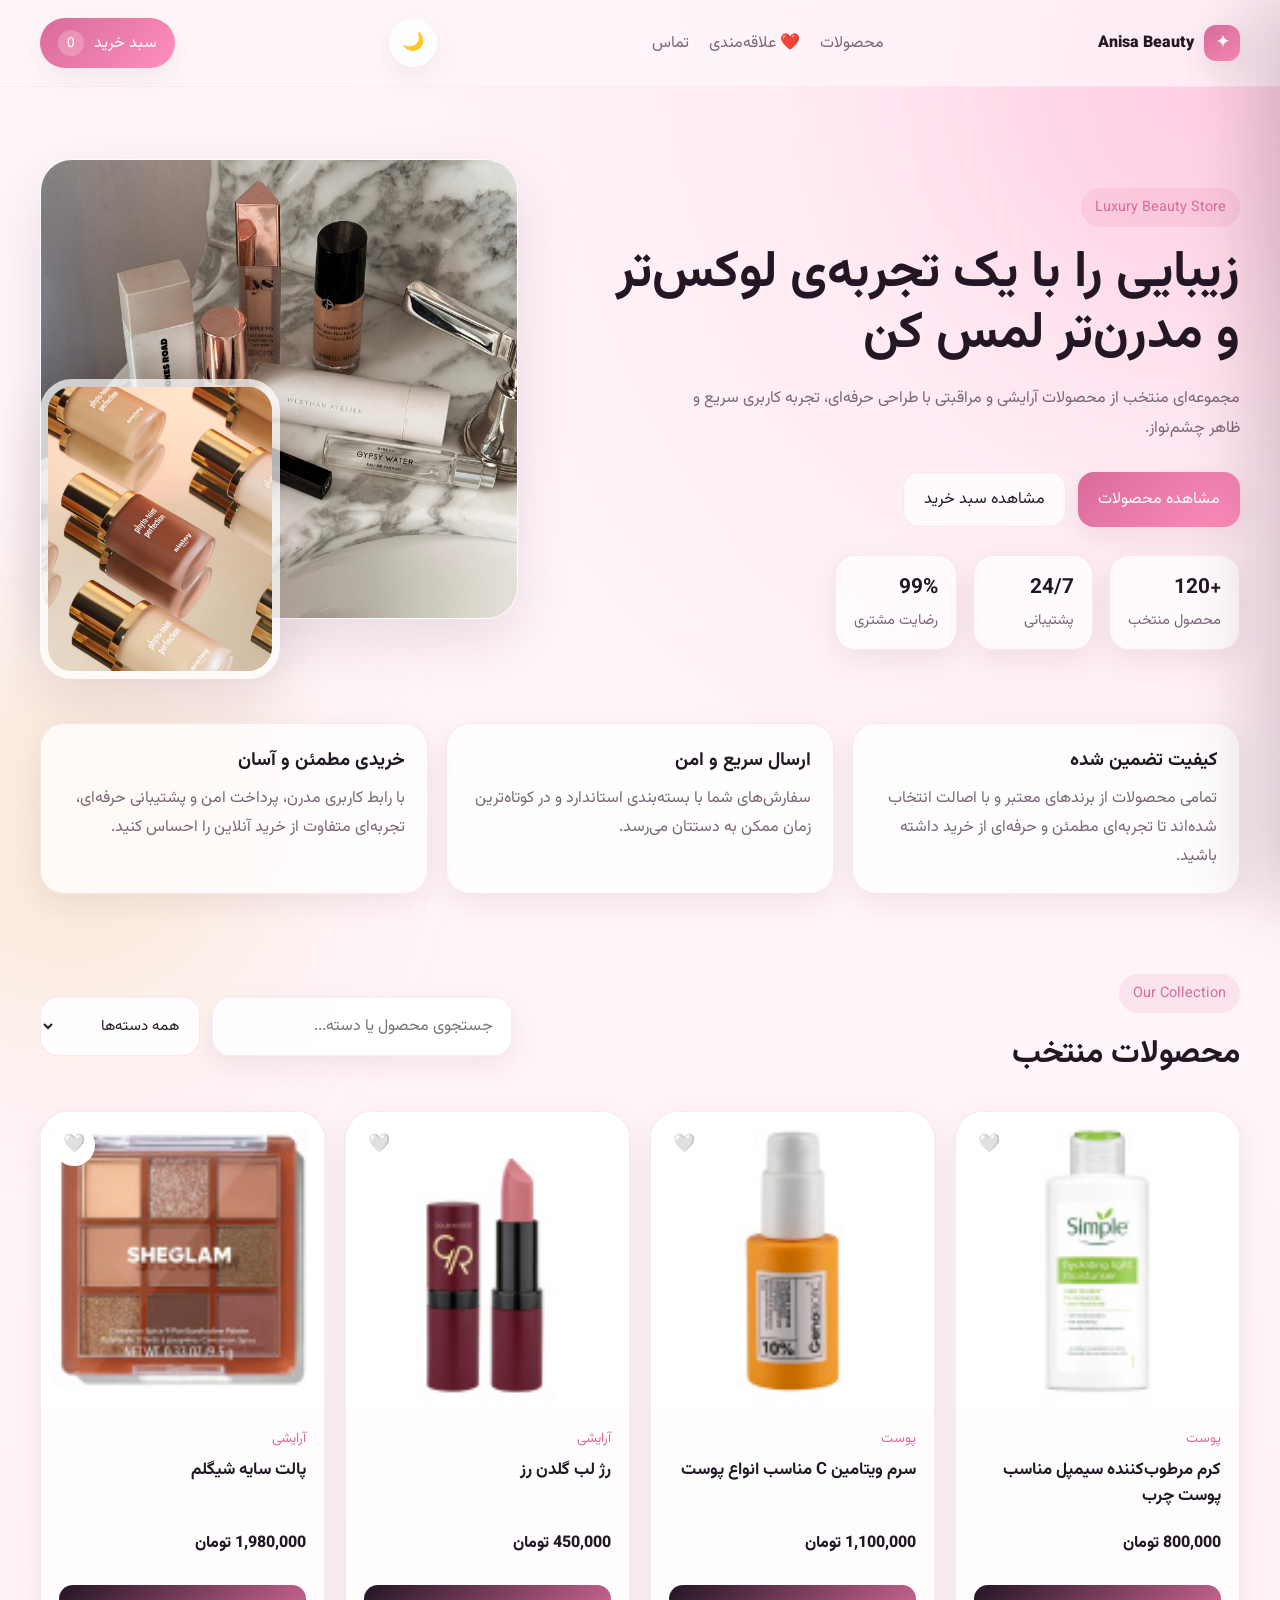
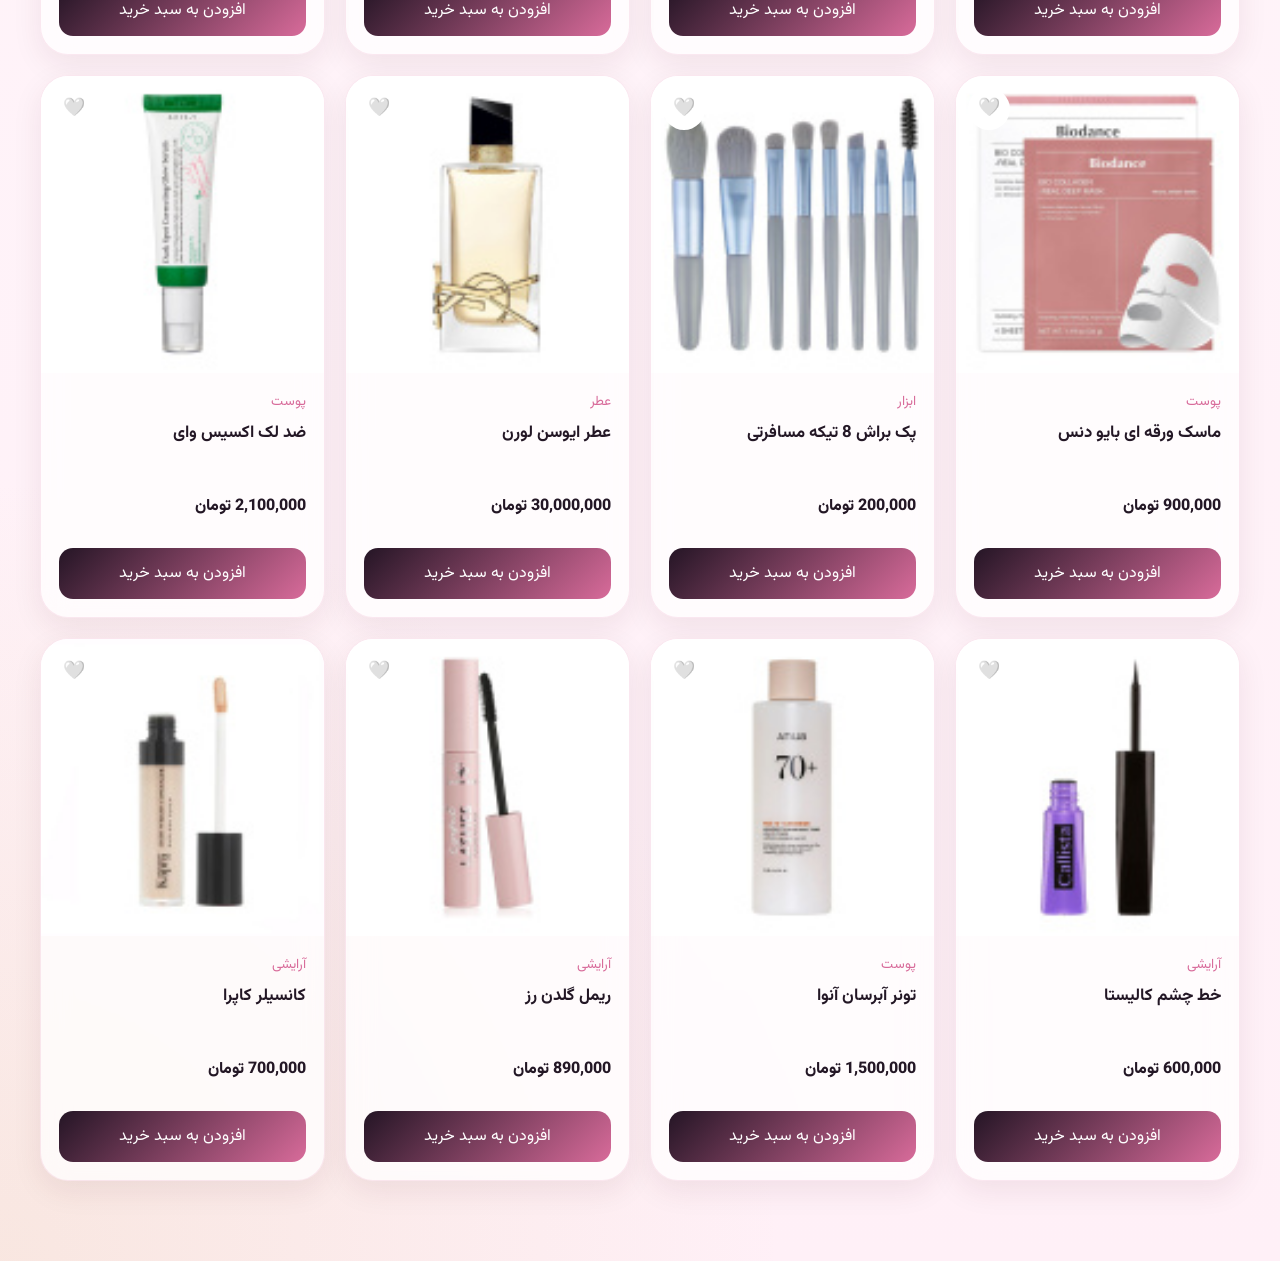
<file: index.html>
<!DOCTYPE html>
<html lang="fa" dir="rtl">
<head>
  <meta charset="UTF-8" />
  <meta name="viewport" content="width=device-width, initial-scale=1.0" />
  <title>Anisa Beauty | فروشگاه آنیسا</title>
  <link rel="preconnect" href="https://fonts.googleapis.com">
  <link rel="preconnect" href="https://fonts.gstatic.com" crossorigin>
  <link href="https://fonts.googleapis.com/css2?family=Vazirmatn:wght@300;400;500;700;800;900&display=swap" rel="stylesheet">
  <link rel="stylesheet" href="style.css" />
</head>
<body>

  <!-- Background decor -->
  <div class="bg-glow bg-glow-1"></div>
  <div class="bg-glow bg-glow-2"></div>

  <header class="header">
    <div class="container header__inner">
      <a href="#" class="logo" aria-label="َAnisa Beauty">
        <span class="logo__icon">✦</span>
        <span class="logo__text">Anisa Beauty</span>
      </a>

      <nav class="nav" aria-label="منوی اصلی">
        <a href="#products">محصولات</a>
        <a href="#" id="favLink">❤️ علاقه‌مندی</a>
        <a href="#" onclick="openContactModal()">تماس</a>
      </nav>

      <button id="themeToggle" class="theme-btn">
      🌙
      </button>
      <button class="cart-btn" onclick="toggleCart()" aria-label="باز کردن سبد خرید">
        <span>سبد خرید</span>
        <span class="cart-badge" id="cartCount">0</span>
      </button>
    </div>
  </header>

  <main>

    <!-- Hero -->
    <section class="hero">
      <div class="container hero__grid">
        <div class="hero__content">
          <span class="hero__tag">Luxury Beauty Store</span>
          <h1>زیبایی را با یک تجربه‌ی لوکس‌تر و مدرن‌تر لمس کن</h1>
          <p>
            مجموعه‌ای منتخب از محصولات آرایشی و مراقبتی با طراحی حرفه‌ای، تجربه کاربری سریع و ظاهر چشم‌نواز.
          </p>

          <div class="hero__actions">
            <a href="#products" class="btn btn--primary">مشاهده محصولات</a>
            <button class="btn btn--secondary" onclick="toggleCart()">مشاهده سبد خرید</button>
          </div>

          <div class="hero__stats">
            <div>
              <strong>+120</strong>
              <span>محصول منتخب</span>
            </div>
            <div>
              <strong>24/7</strong>
              <span>پشتیبانی</span>
            </div>
            <div>
              <strong>99%</strong>
              <span>رضایت مشتری</span>
            </div>
          </div>
        </div>

        <div class="hero__visual">
          <div class="hero-card hero-card--large">
            <img src="beauty-products-makeup.jpg" alt="Beauty products" />
          </div>
          <div class="hero-card hero-card--small">
            <img src="luxury.jpg" alt="Luxury cosmetics" />
          </div>
        </div>
      </div>
    </section>

    <!-- Features -->
    <section class="features" id="features">
      <div class="container features__grid">
        <article class="feature-card">
          <h3>کیفیت تضمین شده</h3>
          <p>تمامی محصولات از برندهای معتبر و با اصالت انتخاب شده‌اند تا تجربه‌ای مطمئن و حرفه‌ای از خرید داشته باشید.</p>
        </article>
        <article class="feature-card">
          <h3>ارسال سریع و امن</h3>
          <p>سفارش‌های شما با بسته‌بندی استاندارد و در کوتاه‌ترین زمان ممکن به دستتان می‌رسد.</p>
        </article>
        <article class="feature-card">
          <h3>خریدی مطمئن و آسان</h3>
          <p> با رابط کاربری مدرن، پرداخت امن و پشتیبانی حرفه‌ای، تجربه‌ای متفاوت از خرید آنلاین را احساس کنید.</p>
        </article>
      </div>
    </section>

    <!-- Products -->
    <section class="products-section" id="products">
      <div class="container">
        <div class="section-head">
          <div>
            <span class="section-head__tag">Our Collection</span>
            <h2>محصولات منتخب</h2>
          </div>

          <div class="filters">
            <div class="search-box">
              <input id="searchInput" type="text" placeholder="جستجوی محصول یا دسته..." />
            </div>

            <select id="categoryFilter">
              <option value="">همه دسته‌ها</option>
              <option value="پوست">پوست</option>
              <option value="آرایشی">آرایشی</option>
              <option value="عطر">عطر</option>
              <option value="ابزار">ابزار</option>
            </select>

          </div>
        </div>
        <div class="products-grid" id="productsGrid"></div>
      
    </section>

  </main>

  <!-- Cart Overlay -->
  <div class="cart-overlay" onclick="toggleCart()"></div>

  <!-- Cart Drawer -->
  <aside class="cart-drawer" id="cartDrawer" aria-label="سبد خرید">
    <div class="cart-drawer__header">
      <h3>سبد خرید شما</h3>
      <button class="icon-btn" onclick="toggleCart()" aria-label="بستن سبد خرید">✕</button>
    </div>

    <div class="cart-drawer__content" id="cartItems">
      <!-- cart items -->
    </div>

    <div class="cart-drawer__footer">
      <div class="cart-total-row">
        <span>جمع کل</span>
        <strong id="cartTotal">۰ تومان</strong>
      </div>
      <button
        class="checkout-btn"
        onclick="window.location.href='cart.html'">
        ادامه خرید
      </button>
    </div>
  </aside>

  <!-- Product Modal -->
  <dialog id="productModal" class="product-modal">
    <div id="modalContent"></div>
    <button class="modal-close" onclick="closeModal()">✕</button>
  </dialog>

  <dialog id="contactModal" class="product-modal">
    <div class="contact-modal-content">

      <h2>راه های ارتباطی</h2>

      <div class="contact-list">
        <p>📞 09123456789</p>
        <p>✉ info@beautyshop.com</p>
        <p>📍 تهران - خیابان ولیعصر</p>
        <p>📷 Instagram: @beautyshop</p>
        <p>💬 Telegram: @beautyshop</p>
      </div>

    </div>

    <button class="modal-close" onclick="closeContactModal()">
      ✕
    </button>
  </dialog>

  <div id="toast" class="toast">
    ✓ محصول به سبد خرید اضافه شد
  </div>

  <script src="products.js"></script>
  <script src="utils.js"></script>
  <script src="app.js"></script>
</body>
</html>
</file>
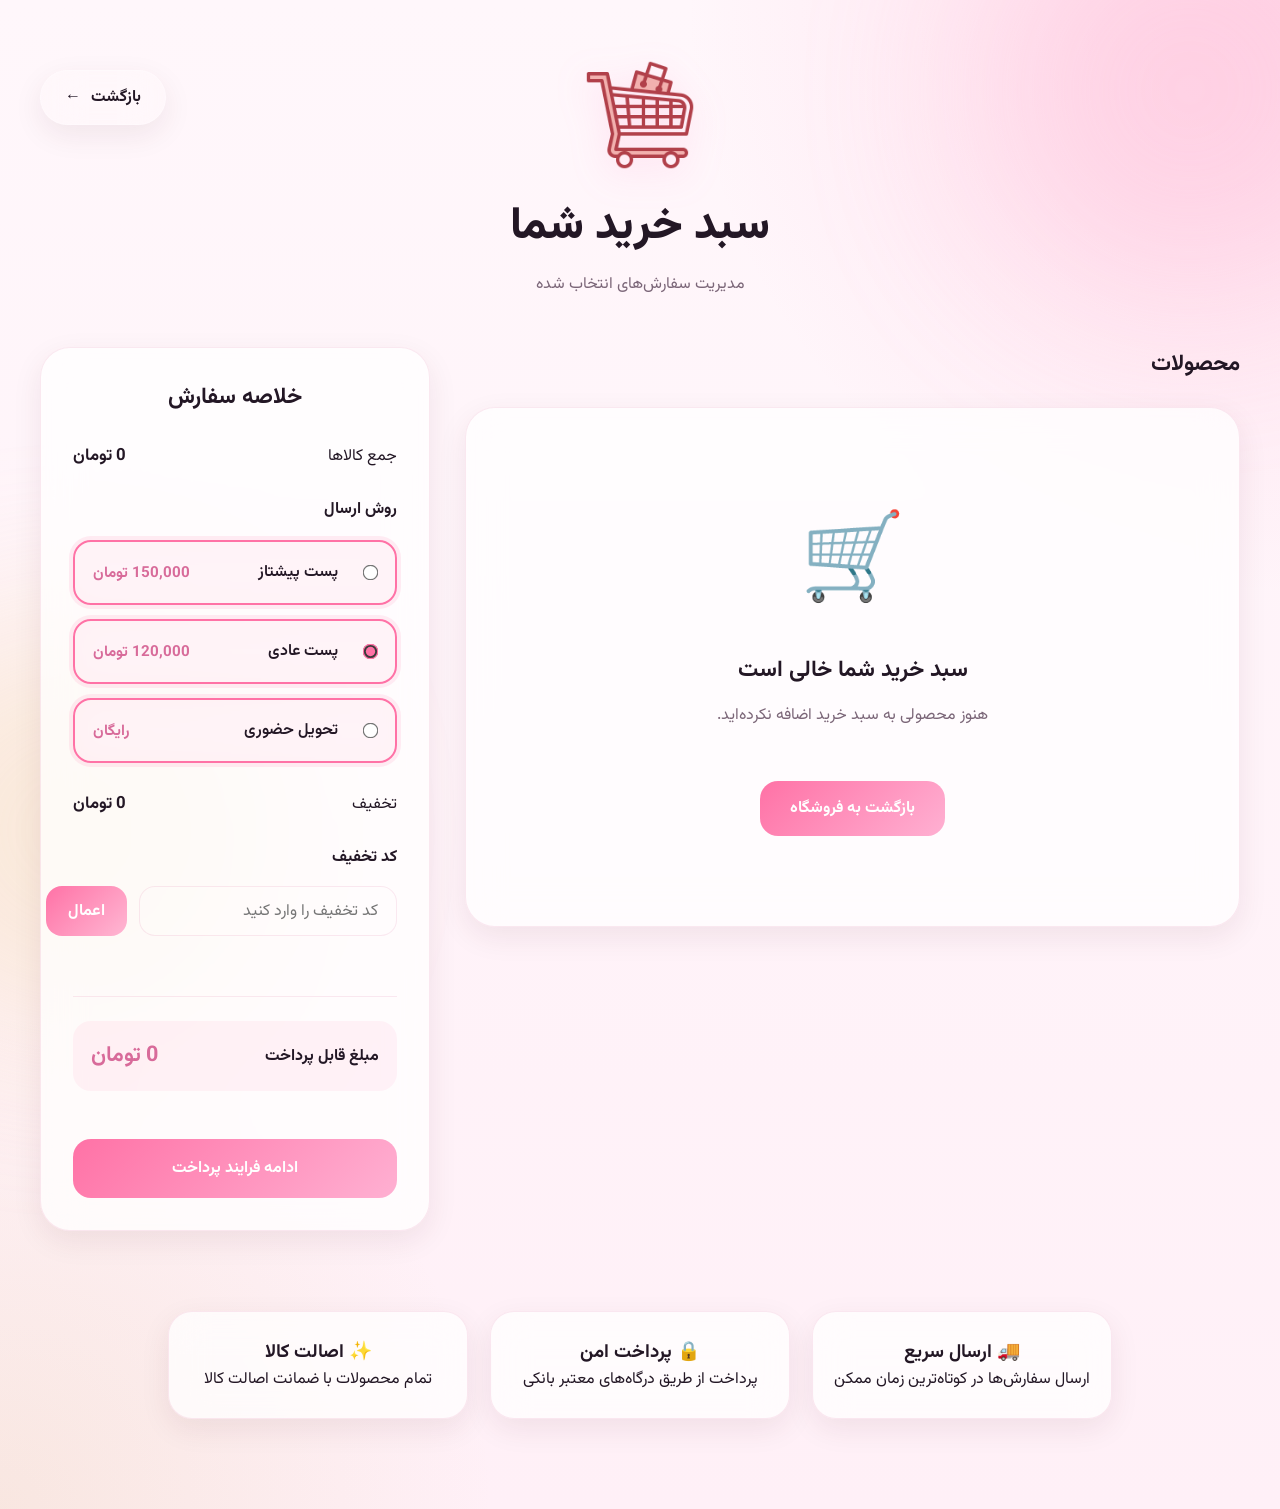
<file: cart.html>
<!DOCTYPE html>
<html lang="fa" dir="rtl">

    <head>

        <meta charset="UTF-8">
        <meta name="viewport" content="width=device-width, initial-scale=1.0">

        <title>سبد خرید | Anisa Beauty</title>

        <link rel="preconnect" href="https://fonts.googleapis.com">
        <link rel="preconnect" href="https://fonts.gstatic.com" crossorigin>
        <link href="https://fonts.googleapis.com/css2?family=Vazirmatn:wght@300;400;500;700;800;900&display=swap" rel="stylesheet">
        <link rel="stylesheet" href="style.css">
        <link rel="stylesheet" href="cart.css">

    </head>

    <body>

        <div class="bg-glow bg-glow-1"></div>
        <div class="bg-glow bg-glow-2"></div>
        <header class="cart-header">
            <div class="container">
                <a href="index.html" class="back-btn">
                    <span>بازگشت</span>
                    <span>←</span>
                </a>

                <div class="cart-title">
                    <div class="cart-icon">
                        <img src="shopcart2.png" alt="Shopping Cart">
                    </div>
                    <h1>سبد خرید شما</h1>
                    <p> مدیریت سفارش‌های انتخاب شده</p>
                </div>

            </div>

        </header>

            <main class="cart-page">

                <div class="container cart-layout">

                    <section class="cart-products">
                        <h2>محصولات</h2>
                            <div id="cartPageItems">

                            <!-- JS -->

                            </div>

                    </section>

                    <aside class="summary-card">

                        <h3>خلاصه سفارش</h3>

                            <div class="summary-row">
                                <span>جمع کالاها</span>
                                <strong id="summarySubtotal">
                                    0 تومان
                                </strong>
                            </div>

                            <div class="shipping-section">

                        <h4>روش ارسال</h4>

                            <label class="shipping-option">

                                <input
                                    type="radio"
                                    name="shipping"
                                    value="150000"
                                    checked>

                                <span>
                                    پست پیشتاز
                                </span>

                                <strong>
                                    150,000 تومان
                                </strong>

                            </label>

                            <label class="shipping-option">

                                <input
                                    type="radio"
                                    name="shipping"
                                    value="120000">

                                <span>
                                    پست عادی
                                </span>

                                <strong>
                                    120,000 تومان
                                </strong>

                            </label>

                            <label class="shipping-option">

                                <input
                                    type="radio"
                                    name="shipping"
                                    value="0">

                                <span>
                                    تحویل حضوری
                                </span>

                                <strong>
                                    رایگان
                                </strong>

                            </label>
                        </div>

                            <div class="summary-row">
                                <span>تخفیف</span>
                                <strong id="discountAmount">
                                    0 تومان
                                </strong>
                            </div>

                    <div class="discount-section">
                        <h4>کد تخفیف</h4>
                        <div class="discount-box">

                            <input
                                type="text"
                                id="discountInput"
                                placeholder="کد تخفیف را وارد کنید">

                            <button
                                id="applyDiscountBtn">
                                اعمال
                            </button>
                        </div>
                        <small id="discountMessage"></small>
                    </div>
                    <hr>

                            <div class="summary-row total-row">
                                <span>مبلغ قابل پرداخت</span>
                                <strong id="summaryTotal">
                                    0 تومان
                                </strong>
                            </div>

                        <button class="payment-btn">
                             ادامه فرایند پرداخت
                        </button>
                    </aside>

                </div>

                <section class="shopping-benefits">
                    
                    <div class="benefit-card">
                        <h3>🚚 ارسال سریع</h3>
                        <p> ارسال سفارش‌ها در کوتاه‌ترین زمان ممکن</p>
                    </div>

                    <div class="benefit-card">
                        <h3>🔒 پرداخت امن</h3>
                        <p> پرداخت از طریق درگاه‌های معتبر بانکی</p>
                    </div>

                    <div class="benefit-card">
                        <h3>✨ اصالت کالا</h3>
                        <p> تمام محصولات با ضمانت اصالت کالا</p>
                    </div>

                </section>

            </main>

            <div id="toast" class="toast">
                درگاه پرداخت در نسخه بعدی اضافه خواهد شد.
            </div>

            <script src="products.js"></script>
            <script src="utils.js"></script>
            <script src="cart.js"></script>

    </body>
</html>
</file>
<file: style.css>
:root {
  --bg: #fff7fb;
  --bg-2: #fff0f7;
  --surface: rgba(255, 255, 255, 0.75);
  --surface-strong: rgba(255, 255, 255, 0.92);
  --text: #231725;
  --muted: #7b6678;
  --primary: #d86b9a;
  --primary-2: #ff8fbc;
  --gold: #d7b46a;
  --border: rgba(216, 107, 154, 0.14);
  --shadow: 0 20px 60px rgba(72, 20, 44, 0.12);
  --shadow-soft: 0 10px 30px rgba(72, 20, 44, 0.08);
  --radius: 24px;
  --radius-lg: 32px;
  --transition: all 0.35s cubic-bezier(0.16, 1, 0.3, 1);
}

* {
  margin: 0;
  padding: 0;
  box-sizing: border-box;
}

html {
  scroll-behavior: smooth;
}

body {
  font-family: "Vazirmatn", sans-serif;
  background:
    radial-gradient(circle at top right, rgba(255, 143, 188, 0.25), transparent 30%),
    radial-gradient(circle at bottom left, rgba(215, 180, 106, 0.16), transparent 25%),
    linear-gradient(180deg, var(--bg), var(--bg-2));
  color: var(--text);
  overflow-x: hidden;
  min-height: 100vh;
}

a {
  text-decoration: none;
  color: inherit;
}

button,
input {
  font: inherit;
}

.container {
  width: min(1200px, calc(100% - 32px));
  margin: 0 auto;
}

.bg-glow {
  position: fixed;
  width: 420px;
  height: 420px;
  border-radius: 50%;
  filter: blur(90px);
  opacity: 0.35;
  pointer-events: none;
  z-index: -1;
}

.bg-glow-1 {
  top: -120px;
  right: -120px;
  background: #ffb1d1;
}

.bg-glow-2 {
  bottom: -140px;
  left: -140px;
  background: #f0d6a0;
}

.header {
  position: sticky;
  top: 0;
  z-index: 2000;
  background: rgba(255, 247, 251, 0.72);
  backdrop-filter: blur(18px);
  border-bottom: 1px solid rgba(216, 107, 154, 0.08);
}

.header__inner {
  display: flex;
  align-items: center;
  justify-content: space-between;
  gap: 16px;
  padding: 18px 0;
}

.logo {
  display: flex;
  align-items: center;
  gap: 10px;
  font-weight: 900;
}

.logo__icon {
  width: 36px;
  height: 36px;
  display: grid;
  place-items: center;
  border-radius: 12px;
  background: linear-gradient(135deg, var(--primary), var(--primary-2));
  color: white;
  box-shadow: var(--shadow-soft);
}

.nav {
  display: flex;
  gap: 20px;
  color: var(--muted);
}

.nav a:hover {
  color: var(--primary);
}

.cart-btn {
  border: 0;
  background: linear-gradient(135deg, var(--primary), var(--primary-2));
  color: white;
  padding: 12px 18px;
  border-radius: 999px;
  display: flex;
  align-items: center;
  gap: 10px;
  cursor: pointer;
  box-shadow: var(--shadow-soft);
  transition: var(--transition);
}

.cart-btn:hover {
  transform: translateY(-2px);
}

.cart-badge {
  min-width: 26px;
  height: 26px;
  border-radius: 50%;
  background: rgba(255, 255, 255, 0.22);
  display: grid;
  place-items: center;
  font-size: 0.85rem;
}

.hero {
  padding: 72px 0 32px;
}

.hero__grid {
  display: grid;
  grid-template-columns: 1.1fr 0.9fr;
  gap: 32px;
  align-items: center;
}

.hero__tag,
.section-head__tag {
  display: inline-flex;
  padding: 8px 14px;
  border-radius: 999px;
  background: rgba(216, 107, 154, 0.12);
  color: var(--primary);
  font-size: 0.9rem;
  margin-bottom: 16px;
}

.hero h1 {
  font-size: clamp(2.2rem, 4vw, 4.2rem);
  line-height: 1.2;
  margin-bottom: 18px;
}

.hero p {
  color: var(--muted);
  line-height: 1.9;
  max-width: 560px;
  margin-bottom: 28px;
}

.hero__actions {
  display: flex;
  gap: 12px;
  flex-wrap: wrap;
  margin-bottom: 28px;
}

.btn {
  border: 0;
  padding: 14px 20px;
  border-radius: 16px;
  cursor: pointer;
  transition: var(--transition);
  display: inline-flex;
  align-items: center;
  justify-content: center;
}

.btn--primary {
  background: linear-gradient(135deg, var(--primary), var(--primary-2));
  color: white;
  box-shadow: var(--shadow-soft);
}

.btn--secondary {
  background: var(--surface);
  backdrop-filter: blur(10px);
  color: var(--text);
  border: 1px solid var(--border);
}

.btn:hover {
  transform: translateY(-3px);
}

.hero__stats {
  display: flex;
  gap: 16px;
  flex-wrap: wrap;
}

.hero__stats div,
.feature-card,
.product-card {
  background: var(--surface);
  backdrop-filter: blur(14px);
  border: 1px solid var(--border);
  box-shadow: var(--shadow-soft);
}

.hero__stats div {
  border-radius: 20px;
  padding: 16px 18px;
  min-width: 120px;
}

.hero__stats strong {
  display: block;
  font-size: 1.3rem;
  margin-bottom: 4px;
}

.hero__stats span {
  color: var(--muted);
  font-size: 0.92rem;
}

.hero__visual {
  position: relative;
  min-height: 520px;
}

.hero-card {
  position: absolute;
  overflow: hidden;
  border-radius: var(--radius-lg);
  box-shadow: var(--shadow);
  border: 1px solid rgba(255, 255, 255, 0.5);
}

.hero-card img {
  width: 100%;
  height: 100%;
  object-fit: cover;
  display: block;
}

.hero-card--large {
  inset: 0 48px 60px 0;
}

.hero-card--small {
  width: 240px;
  height: 300px;
  left: 0;
  bottom: 0;
  border: 8px solid rgba(255, 255, 255, 0.7);
}

.features {
  padding: 12px 0 56px;
}

.features__grid {
  display: grid;
  grid-template-columns: repeat(3, 1fr);
  gap: 18px;
}

.feature-card {
  border-radius: var(--radius);
  padding: 22px;
}

.feature-card h3 {
  margin-bottom: 10px;
}

.feature-card p {
  color: var(--muted);
  line-height: 1.8;
}

.products-section {
  padding: 24px 0 80px;
}

.section-head {
  display: flex;
  justify-content: space-between;
  align-items: center;
  gap: 24px;
  margin-bottom: 32px;
  flex-wrap: wrap;
}

.section-head > div:first-child{
  flex: 1;
}

.filters{
  display:flex;
  align-items:center;
  gap:12px;
  flex-wrap:wrap;
}

.search-box{
  min-width:300px;
}

.search-box input{
  width:320px;
}

#categoryFilter{
  min-width:160px;
}

.section-head h2 {
  font-size: 2rem;
}

.search-box input {
  width: min(420px, 100%);
  padding: 16px 18px;
  border-radius: 18px;
  border: 1px solid var(--border);
  background: var(--surface-strong);
  outline: none;
  box-shadow: var(--shadow-soft);
}

.products-grid {
  display: grid;
  grid-template-columns: repeat(4, 1fr);
  gap: 20px;
}

@media (max-width:1024px){
  .products-grid{
    grid-template-columns:repeat(2,1fr);
  }
}

@media (max-width:640px){
  .products-grid{
    grid-template-columns:1fr;
  }
}

.product-card {
  border-radius:28px;
  overflow:hidden;
  display:flex;
  flex-direction:column;
  height:100%;
}

.product-card:hover {
  transform: translateY(-8px);
}

.product-img-wrapper {
  aspect-ratio: 1 / 1.05;
  overflow: hidden;
  cursor: pointer;
}

.product-img-wrapper img {
  width: 100%;
  height: 100%;
  object-fit: cover;
  transition: var(--transition);
}


.product-card:hover img {
  transform: scale(1.06);
}

.product-info {
  padding: 18px;
  display:flex;
  flex-direction:column;
  flex:1;
}

.product-category {
  color: var(--primary);
  font-size: 0.85rem;
  margin-bottom: 8px;
}

.product-name {
  font-size:1.05rem;
  margin-bottom:10px;

  height:64px;

  display:flex;
  align-items:flex-start;
}

.product-price {
  color: var(--text);
  font-weight: 800;
  margin-bottom: 14px;
  min-height:40px;
}

.add-to-cart-btn {
  width: 100%;
  border: 0;
  padding: 13px 16px;
  border-radius: 14px;
  cursor: pointer;
  color: white;
  background: linear-gradient(135deg, #241525, #d86b9a);
  transition: var(--transition);
}

.add-to-cart-btn:hover {
  filter: brightness(1.05);
  transform: translateY(-2px);
}

.cart-overlay {
  position: fixed;
  inset: 0;
  background: rgba(20, 10, 18, 0.38);
  backdrop-filter: blur(8px);
  opacity: 0;
  visibility: hidden;
  transition: var(--transition);
  z-index: 2500;
}

.cart-overlay.show {
  opacity: 1;
  visibility: visible;
}

.cart-drawer {
  position: fixed;
  top: 0;
  right: 0;
  width: min(420px, 92vw);
  height: 100vh;
  background: rgba(255, 249, 252, 0.96);
  backdrop-filter: blur(22px);
  transform: translateX(100%);
  transition: var(--transition);
  z-index: 2600;
  border-left: 1px solid rgba(216, 107, 154, 0.1);
  box-shadow: -30px 0 60px rgba(40, 10, 25, 0.16);
  display: flex;
  flex-direction: column;
}

.cart-drawer.open {
  transform: translateX(0);
}

.cart-drawer__header,
.cart-drawer__footer {
  padding: 20px;
  border-bottom: 1px solid rgba(216, 107, 154, 0.08);
}

.cart-drawer__footer {
  border-bottom: 0;
  border-top: 1px solid rgba(216, 107, 154, 0.08);
  margin-top: auto;
}

.cart-drawer__content {
  padding: 18px 20px;
  overflow-y: auto;
  flex: 1;
}

.icon-btn {
  border: 0;
  background: rgba(216, 107, 154, 0.1);
  color: var(--primary);
  width: 40px;
  height: 40px;
  border-radius: 12px;
  cursor: pointer;
}

.cart-item {
  display: grid;
  grid-template-columns: 72px 1fr auto;
  gap: 14px;
  align-items: center;
  padding: 14px;
  margin-bottom: 12px;
  border-radius: 18px;
  background: white;
  box-shadow: var(--shadow-soft);
}

.cart-item img {
  width: 72px;
  height: 72px;
  object-fit: cover;
  border-radius: 14px;
}

.cart-item-title {
  font-weight: 700;
  margin-bottom: 6px;
}

.cart-item-meta {
  color: var(--muted);
  font-size: 0.9rem;
}

.cart-item-actions button {
  border: 0;
  background: transparent;
  color: #c03b6e;
  cursor: pointer;
  font-weight: 700;
}

.cart-total-row {
  display: flex;
  justify-content: space-between;
  align-items: center;
  margin-bottom: 16px;
  font-size: 1.1rem;
}

.checkout-btn {
  width: 100%;
  border: 0;
  border-radius: 16px;
  padding: 16px 18px;
  background: linear-gradient(135deg, var(--primary), var(--gold));
  color: white;
  cursor: pointer;
  font-weight: 800;
}

.product-modal {
  border: 0;
  border-radius: 28px;
  padding: 0;
  width: min(760px, calc(100% - 24px));
  box-shadow: var(--shadow);
  overflow: hidden;
}

.product-modal::backdrop {
  background: rgba(20, 10, 18, 0.55);
  backdrop-filter: blur(8px);
}

#modalContent {
  padding: 24px;
}

.modal-grid {
  display: grid;
  grid-template-columns: 1fr 1fr;
  gap: 20px;
  align-items: center;
}

.modal-grid img {
  width: 100%;
  border-radius: 22px;
}

.modal-close {
  position: absolute;
  top: 14px;
  left: 14px;
  width: 40px;
  height: 40px;
  border: 0;
  border-radius: 12px;
  background: rgba(255,255,255,0.9);
  cursor: pointer;
}

.empty-state {
  text-align: center;
  color: var(--muted);
  padding: 40px 10px;
  grid-column: 1 / -1;
}

@media (max-width: 1024px) {
  .hero__grid,
  .modal-grid {
    grid-template-columns: 1fr;
  }

  .features__grid,
  .products-grid {
    grid-template-columns: repeat(2, 1fr);
  }

  .hero__visual {
    min-height: 440px;
  }
}

@media (max-width: 640px) {
  .nav {
    display: none;
  }

  .features__grid,
  .products-grid {
    grid-template-columns: 1fr;
  }

  .hero {
    padding-top: 42px;
  }

  .hero__visual {
    min-height: 360px;
  }

  .hero-card--small {
    width: 170px;
    height: 210px;
  }

  .section-head {
    flex-direction: column;
    align-items: stretch;
  }
}

body.dark {
  --bg: #121212;
  --bg-2: #1a1a1a;

  --surface: rgba(30,30,30,.8);
  --surface-strong: rgba(40,40,40,.95);

  --text: #ffffff;
  --muted: #bdbdbd;

  --border: rgba(255,255,255,.08);
}

.theme-btn{
  width:48px;
  height:48px;
  border:none;
  border-radius:50%;
  cursor:pointer;
  background:var(--surface);
  box-shadow:var(--shadow-soft);
  font-size:18px;
}


.filters{
  display:flex;
  gap:12px;
  flex-wrap:wrap;
}

#categoryFilter{
  padding:16px;
  border-radius:18px;
  border:1px solid var(--border);
  background:var(--surface-strong);
  font-family:"Vazirmatn",sans-serif;
  font-size:15px;
  color:var(--text);
  cursor:pointer;
}

select,
option{
  font-family:"Vazirmatn",sans-serif;
}

.product-card.show{
  opacity:1;
  transform:translateY(0);
}

.quantity-controls{
  display:flex;
  align-items:center;
  justify-content:center;
  gap:10px;
}

.qty-btn{
  width:36px;
  height:36px;
  border:none;
  border-radius:10px;
  cursor:pointer;
  background:var(--primary);
  color:white;
}

.qty-number{
  min-width:30px;
  text-align:center;
  font-weight:700;
}

.contact-modal-content{
  padding:40px;
}

.contact-list{
  margin-top:20px;
  display:flex;
  flex-direction:column;
  gap:16px;
  font-size:1.1rem;
}

.toast{
  position:fixed;
  top:100px;
  left:30px;

  background:#111;
  color:white;

  padding:14px 22px;
  border-radius:14px;

  z-index:5000;

  opacity:0;
  transform:translateY(-20px);

  transition:.35s ease;
}

.toast.show{
  opacity:1;
  transform:translateY(0);
}

body.dark .toast{
  background:#ff8fb8;
  color:#111;
}

.favorite-btn{
  position:absolute;
  top:12px;
  left:12px;
  width:42px;
  height:42px;
  border:none;
  border-radius:50%;
  background:white;
  cursor:pointer;
  font-size:18px;
  z-index:10;
}

.nav a.active{
  color: #ff4d8d;
  font-weight: 800;
}

@media (max-width:768px){

  .header__inner{
    flex-direction:column;
    gap:16px;
  }

  .nav{
    display:flex;
    flex-wrap:wrap;
    justify-content:center;
    gap:16px;
  }

  .cart-btn{
    width:100%;
    max-width:250px;
  }

}


/* =========================
   DARK MODE - CART DRAWER
========================= */

body.dark .cart-drawer{
  background: #1b1b1b;
  color: #ffffff;
  border-left: 1px solid rgba(255,255,255,.08);
  box-shadow: -30px 0 60px rgba(0,0,0,.5);
}

body.dark .cart-drawer__header{
  background:#1b1b1b;
  color:#ffffff;
  border-bottom:1px solid rgba(255,255,255,.08);
}

body.dark .cart-drawer__footer{
  background:#1b1b1b;
  color:#ffffff;
  border-top:1px solid rgba(255,255,255,.08);
}

body.dark .cart-drawer__header h3{
  color:#ffffff;
}

body.dark .cart-total-row{
  color:#ffffff;
}

body.dark #cartTotal{
  color:#ffb6d2;
  font-weight:800;
}

body.dark .cart-item{
  background:#262626;
  color:#ffffff;
}

body.dark .cart-item-title{
  color:#ffffff;
}

body.dark .cart-item-meta{
  color:#c9c9c9;
}

body.dark .cart-item-actions button{
  color:#ff8fb8;
}

body.dark .empty-state{
  color:#d0d0d0;
}

body.dark .icon-btn{
  background:#303030;
  color:#ffffff;
}

body.dark .header{
  background:rgba(20,20,20,.8);
  border-bottom:1px solid rgba(255,255,255,.06);
}

body.dark .nav{
  color:#d6d6d6;
}

body.dark .nav a:hover{
  color:#ff8fb8;
}

body.dark .logo{
  color:#ffffff;
}
</file>
<file: cart.css>
/*==================================================
                CART PAGE
==================================================*/

.cart-page{
    padding-bottom:90px;
}

/*==============================
        HEADER
==============================*/

.cart-header{
    padding:60px 0 50px;
}

.cart-header .container{
    position:relative;
}

.cart-title{
    text-align:center;
}

.cart-icon{
    display:flex;
    justify-content:center;
    align-items:center;
    margin-bottom:22px;
}

.cart-icon img{
    width:110px;
    height:auto;
    object-fit:contain;
    filter:drop-shadow(0 10px 18px rgba(255,105,180,.18));
    transition:.35s;
}

.cart-icon img:hover{
    transform:translateY(-5px) scale(1.05);
}

.cart-title h1{
    font-size:2.8rem;
    margin-bottom:10px;
    font-weight:800;
}

.cart-title p{
    color:var(--muted);
    font-size:1rem;
}

/*==============================
      BACK BUTTON
==============================*/

.back-btn{
    position:absolute;
    left:0;
    top:10px;
    z-index: 9999;
    display:flex;
    align-items:center;
    gap:10px;
    padding:14px 24px;
    border-radius:999px;
    background:rgba(255,255,255,.12);
    backdrop-filter:blur(20px);
    border:1px solid rgba(255,255,255,.25);
    text-decoration:none;
    color:var(--text);
    font-weight:700;
    transition:.35s;
    box-shadow:var(--shadow-soft);
}

.back-btn:hover{
    transform:translateX(8px);
    border-color:var(--primary);
    box-shadow:0 14px 35px rgba(255,105,180,.25);
}

/*==============================
        MAIN GRID
==============================*/

.cart-layout{
    display:grid;
    grid-template-columns:2fr 390px;
    gap:35px;
    align-items:start;
}

/*==============================
      PRODUCTS TITLE
==============================*/

.cart-products h2{
    font-size:1.4rem;
    margin-bottom:25px;
}

/*==============================
      PRODUCT CARD
==============================*/

.cart-item-card{
    display:grid;
    grid-template-columns:130px 1fr auto;
    gap:25px;
    padding:24px;
    margin-bottom:22px;
    border-radius:28px;
    background:var(--surface);
    border:1px solid var(--border);
    backdrop-filter:blur(18px);
    box-shadow:var(--shadow-soft);
    transition:.35s;
}

.cart-item-card:hover{
    transform:translateY(-8px);
    box-shadow:0 20px 45px rgba(0,0,0,.13);
}

.cart-item-card img{
    width:130px;
    height:130px;
    object-fit:cover;
    border-radius:20px;
}

.cart-item-info{
    display:flex;
    flex-direction:column;
    justify-content:center;
}

.cart-item-category{
    color:var(--primary);
    font-size:.9rem;
    margin-bottom:8px;
    font-weight:700;
}

.cart-item-name{
    font-size:1.15rem;
    font-weight:700;
    margin-bottom:12px;
    line-height:1.7;
}

.cart-item-price{
    color:var(--muted);
    margin-bottom:20px;
}

.cart-item-right{
    display:flex;
    flex-direction:column;
    justify-content:space-between;
    align-items:end;
}

/*==============================
      QUANTITY
==============================*/

.quantity-box{
    display:flex;
    align-items:center;
    gap:14px;
}

.quantity-box button{
    width:40px;
    height:40px;
    border:none;
    border-radius:50%;
    cursor:pointer;
    font-size:1.25rem;
    background:linear-gradient(135deg,#ff7cab,#ffb6cf);
    color:#fff;
    transition:.3s;
}

.quantity-box button:hover{
    transform:scale(1.08);
}

.quantity-number{
    min-width:28px;
    text-align:center;
    font-size:1.05rem;
    font-weight:700;
}

.cart-total-price{
    font-size:1.2rem;
    font-weight:800;
    color:var(--primary);
}

.remove-btn{
    margin-top:18px;
    border:none;
    background:#ffe7ef;
    color:#e63973;
    padding:11px 18px;
    border-radius:14px;
    cursor:pointer;
    transition:.3s;
}

.remove-btn:hover{
    background:#ffd0df;
}

/*==============================
      SUMMARY CARD
==============================*/

.summary-card{
    position:sticky;
    top:30px;
    padding:32px;
    border-radius:30px;
    background:var(--surface);
    border:1px solid var(--border);
    backdrop-filter:blur(20px);
    box-shadow:var(--shadow-soft);
}

.summary-card h3{
    text-align:center;
    font-size:1.4rem;
    margin-bottom:28px;
}

.summary-row{
    display:flex;
    justify-content:space-between;
    align-items:center;
    margin-bottom:18px;
    font-size:1rem;
}

.summary-row strong{
    font-size:1.05rem;
}

.summary-card hr{
    margin:24px 0;
    border:none;
    border-top:1px solid var(--border);
}

/*==============================
      SHIPPING
==============================*/

.shipping-section{
    margin:28px 0;
}

.shipping-section h4{
    font-size:1rem;
    font-weight:700;
    margin-bottom:18px;
}

.shipping-option{
    display:flex;
    align-items:center;
    justify-content:space-between;
    gap:14px;
    padding:16px 18px;
    margin-bottom:14px;
    border:1px solid var(--border);
    border-radius:18px;
    background:rgba(255,255,255,.08);
    backdrop-filter:blur(16px);
    cursor:pointer;
    transition:.35s;
}

.shipping-option:hover{
    transform:translateY(-3px);
    border-color:var(--primary);
    box-shadow:0 10px 28px rgba(255,105,180,.15);
}

.shipping-option input{
    accent-color:var(--primary);
    transform:scale(1.2);
    cursor:pointer;
}

.shipping-option span{
    flex:1;
    font-weight:600;
    margin-right:12px;
}

.shipping-option strong{
    color:var(--primary);
    font-size:.95rem;
    white-space:nowrap;
}

/*==============================
      DISCOUNT
==============================*/

.discount-section{
    margin-top:28px;
    margin-bottom:26px;
}

.discount-section h4{
    margin-bottom:16px;
    font-size:1rem;
    font-weight:700;
}

.discount-box{
    display:flex;
    gap:12px;
}

.discount-box input{
    flex:1;
    height:50px;
    border:none;
    outline:none;
    border-radius:16px;
    padding:0 18px;
    background:rgba(255,255,255,.08);
    border:1px solid var(--border);
    color:var(--text);
    font-family:inherit;
    transition:.3s;
}

.discount-box input:focus{
    border-color:var(--primary);
    box-shadow:0 0 0 4px rgba(255,105,180,.12);
}

.discount-box button{
    border:none;
    padding:0 22px;
    border-radius:16px;
    cursor:pointer;
    font-weight:700;
    color:#fff;
    background:linear-gradient(135deg,#ff72a6,#ffb7d3);
    transition:.35s;
}

.discount-box button:hover{
    transform:translateY(-3px);
    box-shadow:0 12px 28px rgba(255,105,180,.28);
}

#discountMessage{
    display:block;
    min-height:22px;
    margin-top:12px;
    font-size:.9rem;
    font-weight:600;
}

#discountMessage.success{
    color:#2dbb6d;
}

#discountMessage.error{
    color:#ec3a5e;
}

.total-row{
    background:rgba(255,111,165,.08);
    border-radius:18px;
    padding:18px;
    margin-top:10px;
}

.total-row span{
    font-weight:700;
}

.total-row strong{
    color:var(--primary);
    font-size:1.35rem;
}

/*==============================
        PAYMENT BUTTON
==============================*/

.payment-btn{
    width:100%;
    margin-top:30px;
    padding:17px;
    border:none;
    border-radius:18px;
    cursor:pointer;
    color:#fff;
    font-size:1rem;
    font-weight:700;
    background:linear-gradient(135deg,#ff72a6,#ffb0d2);
    transition:.35s;
}

.payment-btn:hover{
    transform:translateY(-4px);
    box-shadow:0 16px 35px rgba(255,105,180,.35);
}

/*==============================
        BENEFITS
==============================*/

.shopping-benefits{
    display:flex;
    justify-content:center;
    align-items:center;
    gap:22px;
    margin-top:80px;
    flex-wrap:wrap;
}

.benefit-card{
    width:300px;
    padding:26px 20px;
    text-align:center;
    border-radius:24px;
    background:var(--surface);
    border:1px solid var(--border);
    backdrop-filter:blur(18px);
    box-shadow:var(--shadow-soft);
    transition:.35s;
}

.benefit-card:hover{
    transform:translateY(-8px);
}

.benefit-icon{
    font-size:38px;
    margin-bottom:14px;
}

.benefit-card h4{
    font-size:1rem;
    font-weight:700;
}

/*==============================
      EMPTY CART
==============================*/

.empty-cart{
    padding:90px 40px;
    text-align:center;
    border-radius:30px;
    background:var(--surface);
    border:1px solid var(--border);
    backdrop-filter:blur(18px);
    box-shadow:var(--shadow-soft);
}

.empty-cart-icon{
    font-size:85px;
    margin-bottom:22px;
}

.empty-cart h2{
    margin-bottom:15px;
}

.empty-cart p{
    color:var(--muted);
    margin-bottom:28px;
}

/*==============================
        ANIMATION
==============================*/

.cart-item-card,
.summary-card,
.benefit-card{
    animation:fadeCart .7s ease both;
}

@keyframes fadeCart{
    from{
        opacity:0;
        transform:translateY(35px);
    }

    to{
        opacity:1;
        transform:translateY(0);
    }
}

/*==============================
      DARK MODE
==============================*/

body.dark .cart-icon{
    background:rgba(255,255,255,.08);
}

body.dark .back-btn{
    background:rgba(255,255,255,.05);
}

body.dark .remove-btn{
    background:#5a2637;
    color:#ffdbe7;
}

body.dark .remove-btn:hover{
    background:#713449;
}

body.dark .total-row{
    background:rgba(255,111,165,.12);
}

/*==============================
      RESPONSIVE
==============================*/

@media(max-width:1100px){

    .cart-layout{
    grid-template-columns:1fr;
    }

    .summary-card{
        position:relative;
        top:0;
        margin-top:20px;
        }
}

@media(max-width:768px){

    .cart-header{
        padding-top:90px;
        }

    .back-btn{
        position:relative;
        left: 0;
        top:auto;
        margin-bottom:35px;
        width:max-content;
        }

    .cart-title h1{
        font-size:2rem;
        }

    .cart-item-card{
        grid-template-columns:1fr;
        text-align:center;
        }

    .cart-item-card img{
        margin:auto;
        }

    .cart-item-right{
        align-items:center;
        gap:18px;
        }

    .shopping-benefits{
        gap: 20px;
        }

    .benefit-card{
        width:160px;
        }
}

@media(max-width:520px){

    .shopping-benefits{
         flex-direction:column;

    }

    .benefit-card{
        width:100%;
    }

    .summary-card{
        padding:24px;
    }

    .cart-item-card{
        padding:20px;
    }
    
    .discount-box{
        flex-direction:column;
    }

    .discount-box button{
        height:48px;
    }
}

.shipping-option{
    display:flex;
    align-items:center;
    gap:14px;
    padding:18px;
    margin-bottom:14px;
    border:2px solid var(--border);
    border-radius:18px;
    cursor:pointer;
    transition:.35s;
    background:var(--surface);
}

.shipping-option:hover{
    transform:translateY(-4px);
    box-shadow:0 15px 35px rgba(255,105,180,.18);
}

.shipping-option input{
    accent-color:#ff72a6;
}

.shipping-option.active{
    border-color:#ff72a6;
    background:rgba(255,111,165,.08);
    box-shadow:0 0 0 4px rgba(255,111,165,.12);
}
</file>
